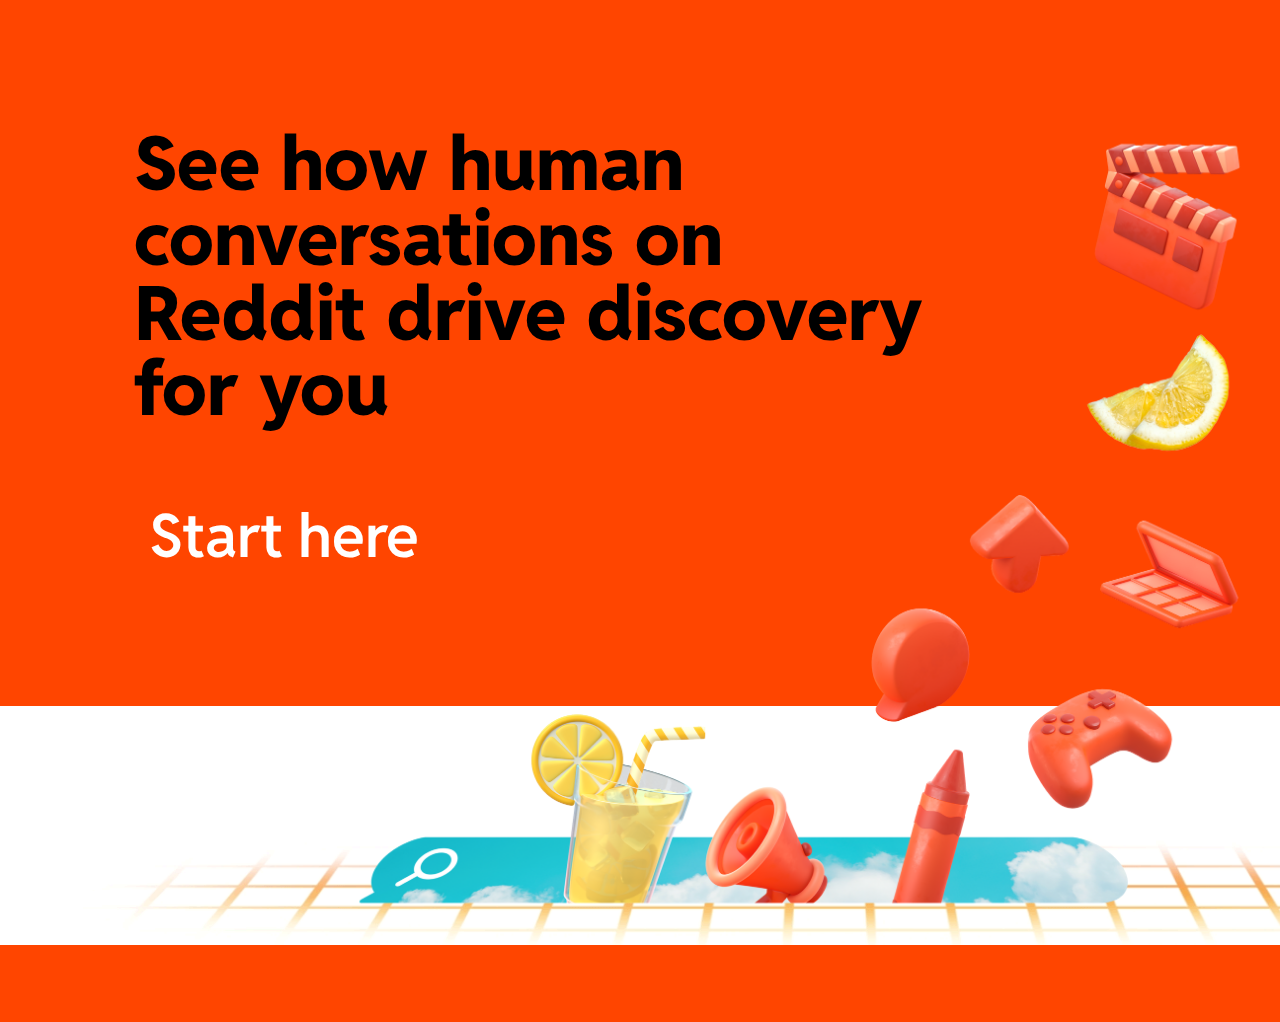
<file: index.html>
<!DOCTYPE html>
<html lang="en">
<head>
    <meta charset="UTF-8">
    <meta name="viewport" content="width=device-width, initial-scale=1.0">
    <title>Landing Page</title>
    <link rel="stylesheet" href="redditStyle.css">
    <link rel="preconnect" href="https://fonts.googleapis.com">
    <link rel="preconnect" href="https://fonts.gstatic.com" crossorigin>
    <link href="https://fonts.googleapis.com/css2?family=Reddit+Sans:ital,wght@0,200..900;1,200..900&display=swap" rel="stylesheet">
    <!-- Google tag (gtag.js) -->
<script async src="https://www.googletagmanager.com/gtag/js?id=G-94S207F93S"></script>
<script>
  window.dataLayer = window.dataLayer || [];
  function gtag(){dataLayer.push(arguments);}
  gtag('js', new Date());

  gtag('config', 'G-94S207F93S');
</script>
</head>
<body style="overflow-x: hidden; height: auto;">
    <div class="container" style="margin-top:10%;">
        <!--TEXT AND BUTTON-->
        <div style=" margin-left: 10%; display: block;">
            <!--HEADING-->
            <h1 style="width: 70%; color: rgb(0, 0, 0); font-size: 75px; line-height: 100%; font-family: Reddit Sans; font-weight: 800; margin-bottom: 10px;">
                See how human conversations on Reddit drive discovery for you
            </h1>
            <!--BUTTON-->
            <a href="Question.html"> 
                    <button class="button" style="border-radius: 85px; border: 3px rgba(217, 217, 217, 0) solid; font-family: Reddit Sans; color: #FFFFFF; cursor: pointer; font-size: 60px; line-height: 90%; font-weight: 600; padding: 1%; padding-left: 5%; padding-right: 5%; margin-left: -4%; margin-top: 5%;">Start here</button>
                </a>
        </div>
    <!--IMAGES-->

        <!--SEARCHBAR-->
        <img src="searchbar-loungewall2.png" loading="lazy" style="  position: relative; z-index: -1;max-width: 75%; margin-top: -41%; margin-left: 25%;">
        <!--GRID-->
        <div style="margin-top: -25%;">
            <img src="Orange_grid.gif" loading="lazy" style="display: inline-block; position: relative; z-index: -2; overflow: clip;max-width: 150%; margin-left: -10%;">
        </div>
    </div>
    
</body>
</html>
</file>
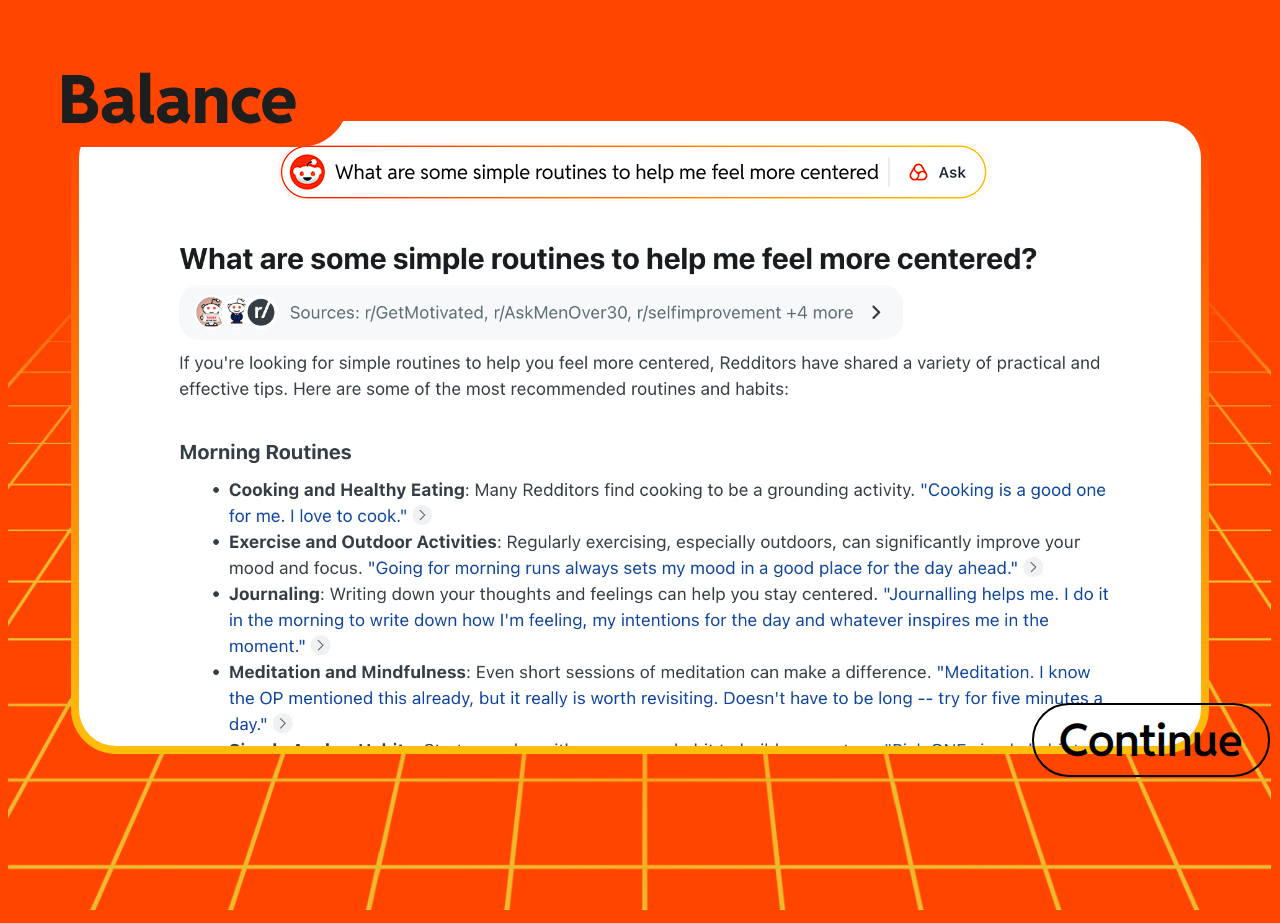
<file: Balance-Ans.html>
<!DOCTYPE html>
<html lang="en">
<head>
    <meta charset="UTF-8">
    <meta name="viewport" content="width=device-width, initial-scale=1.0">
    <title>Balance-Answer</title>
    <link rel="stylesheet" href="redditStyle.css">
    <link rel="preconnect" href="https://fonts.googleapis.com">
    <link rel="preconnect" href="https://fonts.gstatic.com" crossorigin>
    <link href="https://fonts.googleapis.com/css2?family=Reddit+Sans:ital,wght@0,200..900;1,200..900&display=swap" rel="stylesheet">
    <!-- Google tag (gtag.js) -->
<script async src="https://www.googletagmanager.com/gtag/js?id=G-94S207F93S"></script>
<script>
  window.dataLayer = window.dataLayer || [];
  function gtag(){dataLayer.push(arguments);}
  gtag('js', new Date());

  gtag('config', 'G-94S207F93S');
</script>
</head>
<body>
   <div class="container" style="margin-top: 4%;">
        <!--TEXT-->
        <div>
            <img src="Balance-Orange.svg" loading="lazy" style="max-width: 27%; position: relative; z-index: 2;">
        </div>
        <!--SCREENSHOT-->
        <div class="Border-S" style="border: 8px solid transparent; border-radius: 45px; background: linear-gradient(white,white) padding-box, linear-gradient(#FF4500,#FFBF0B) border-box; height: 625px; overflow: auto; margin-left: 5%; margin-right: 5%; margin-top: -3%;">
            <!--SEARCH-->
            <div style="display: flex; justify-content: center;">
                <img src="Balance-Search.png" style="max-width: 70%; margin-top: 2%; margin-bottom: 2%;">
            </div>
            <!--ANSWER-->
            <div class="Frame" style="display: flex; justify-content: center;">
                <img src="Frame3.png" style="max-width: 85%; position: relative; z-index: 1;">
            </div>
        </div>
        <!--BUTTON-->
            <div style="position: relative; display: block; margin-top: -5%; margin-left: 80%; flex-flow: row; justify-content: flex-end; z-index: 3;">
                <a href="CTA.html"> 
                    <button class="button2" style="border-radius: 85px; padding: 5%; padding-left: 10%; padding-right: 10%; line-height: 100%; font-size: 45px; font-weight: 600; ">Continue</button>
                </a>
            </div>
    </div>
    <!--GRID-->
    <div style="position: relative; z-index: -1; margin-top: -45%;"> 
            <img src="Layer_0.png" loading="lazy" style="display: inline-block; align-self: baseline; overflow: clip; max-width: 100%;">
    </div>
</body>
</html>
</file>
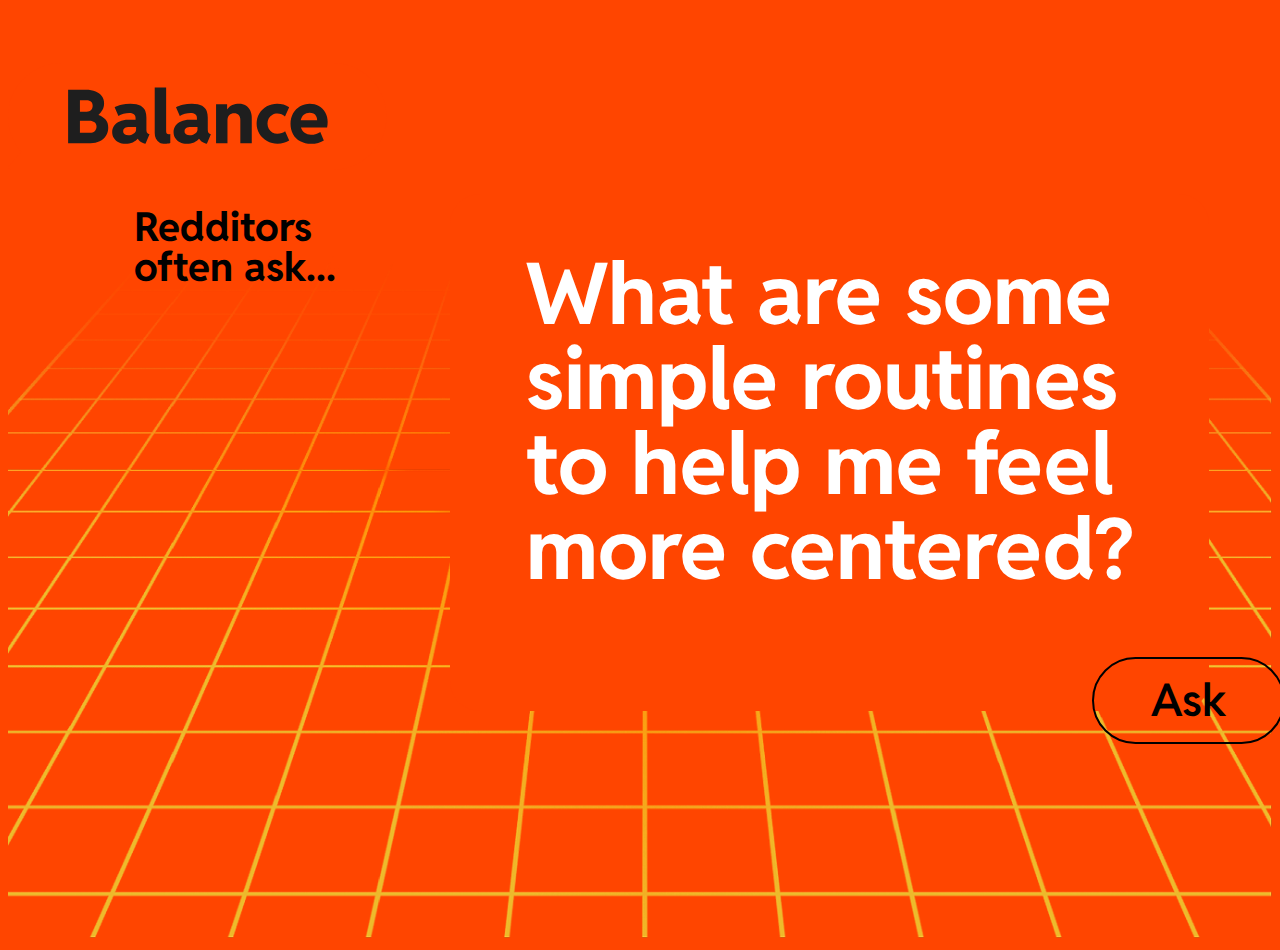
<file: Balance.html>
<!DOCTYPE html>
<html lang="en">
<head>
    <meta charset="UTF-8">
    <meta name="viewport" content="width=device-width, initial-scale=1.0">
    <title>Balance</title>
    <link rel="stylesheet" href="redditStyle.css">
    <link rel="preconnect" href="https://fonts.googleapis.com">
    <link rel="preconnect" href="https://fonts.gstatic.com" crossorigin>
    <link href="https://fonts.googleapis.com/css2?family=Reddit+Sans:ital,wght@0,200..900;1,200..900&display=swap" rel="stylesheet">
</head>
<body>
    <div class="container">
        <!--TEXT-->
        <div style="margin-top: 5%;">
            <img src="Balance-Orange.svg" loading="lazy" style="max-width: 30%;">
            <h2 style="font-family: Reddit Sans; color: #000000; font-size: 40px; font-weight: 700; line-height: 100%; margin-right: 70%; margin-left: 10%;">Redditors often ask...</h2>
        </div>

        <!--BOX AND BUTTON-->
        <div>
            <!--PROMPT BOX-->
            <div style="position: relative; display: flex; justify-content: center; align-items: center; margin-top: -10%; margin-left: 35%; background-color: #FF4500; border-radius: 30px; width: 60%; padding-bottom: 2%;">
                <h1 style="font-family: Reddit Sans; font-weight: 700; color: #FFFF; font-size: 85px; line-height: 100%; padding-left: 10%; padding-right: 7%; padding-bottom: 5%;">What are some simple routines to help me feel more centered?</h1>
            </div>
            <!--BUTTON-->
            <div style="position: relative; display: block; margin-top: -5%; margin-left: 85%; flex-flow: row; justify-content: flex-end;">
                <a href="Balance-Ans.html"> 
                    <button class="button2" style="border-radius: 85px; padding: 10%; padding-left: 30%; padding-right: 30%; line-height: 100%; font-size: 45px; font-weight: 600; ">Ask</button>
                </a>
            </div>
        </div>
   </div>
   <!--GRID-->
    <div style="position: relative; z-index: -1; margin-top: -40%;"> 
            <img src="Layer_0.png" loading="lazy" style="display: inline-block; align-self: baseline; overflow: clip; max-width: 100%;">
    </div>
</body>
</html>
</file>
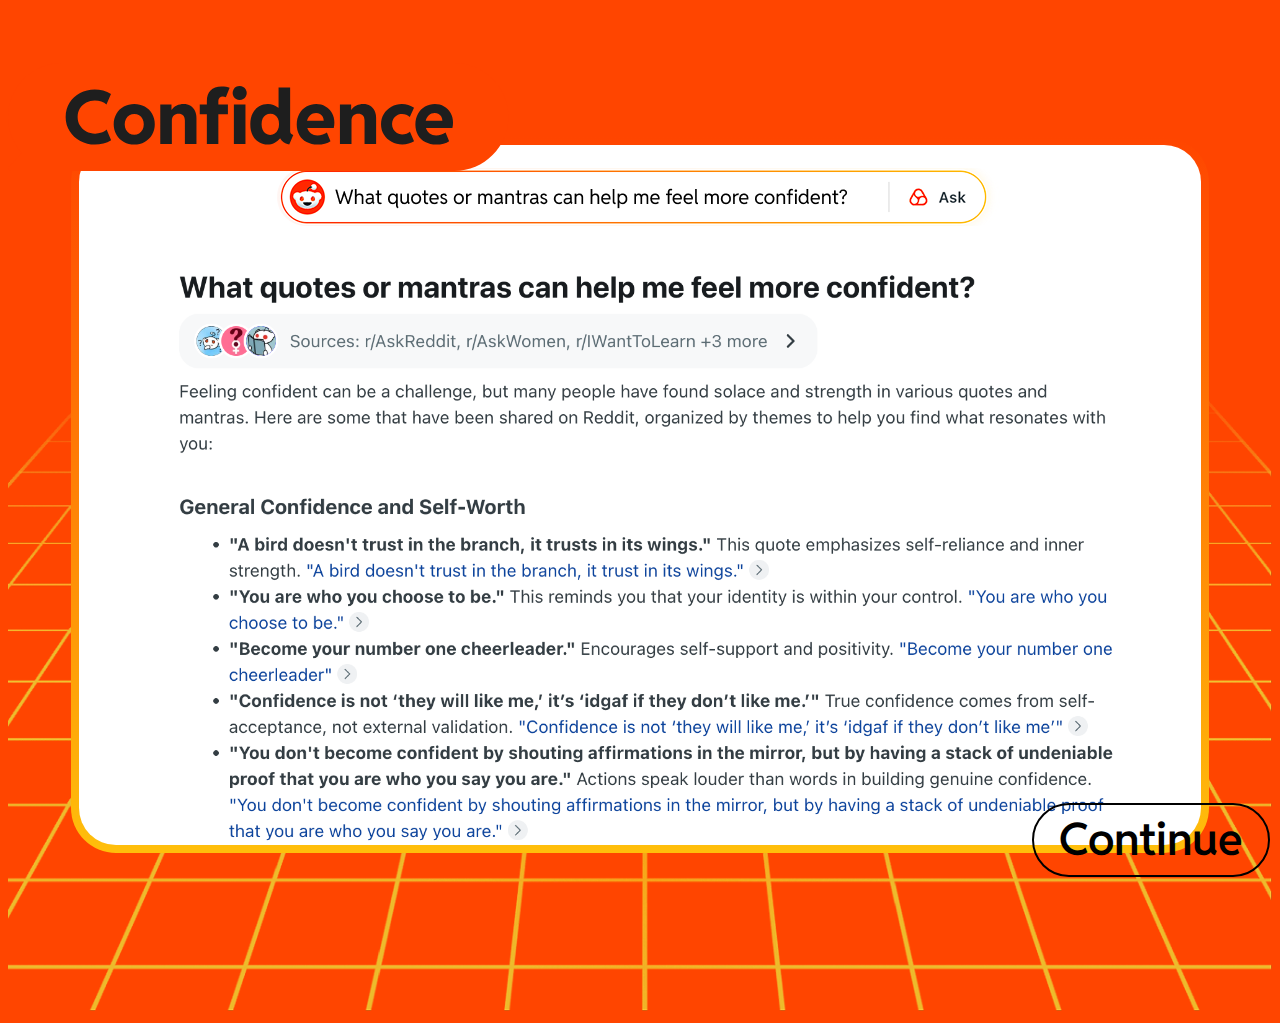
<file: Confidence-Ans.html>
<!DOCTYPE html>
<html lang="en">
<head>
    <meta charset="UTF-8">
    <meta name="viewport" content="width=device-width, initial-scale=1.0">
    <title>Confidence-Answer</title>
    <link rel="stylesheet" href="redditStyle.css">
    <link rel="preconnect" href="https://fonts.googleapis.com">
    <link rel="preconnect" href="https://fonts.gstatic.com" crossorigin>
    <link href="https://fonts.googleapis.com/css2?family=Reddit+Sans:ital,wght@0,200..900;1,200..900&display=swap" rel="stylesheet">
</head>
<body>
    <div class="container">
        <!--TEXT-->
        <div style="margin-top: 5%;">
            <img src="Confidence-Orange.svg" loading="lazy" style="max-width: 40%; position: relative; z-index: 2;">
        </div>
        <!--SCREENSHOT-->
        <div class="Border-S" style="border: 8px solid transparent; border-radius: 45px; background: linear-gradient(white,white) padding-box, linear-gradient(#FF4500,#FFBF0B) border-box; height: 700px; overflow: auto; margin-left: 5%; margin-right: 5%; margin-top: -3%;">
            <!--SEARCH-->
            <div style="display: flex; justify-content: center;">
                <img src="Confidence-Search.png" style="max-width: 70%; margin-top: 2%; margin-bottom: 2%;">
            </div>
            <!--ANSWER-->
            <div class="Frame" style="display: flex; justify-content: center;">
                <img src="Frame6.png" style="max-width: 85%; position: relative; z-index: 1;">
            </div>
        </div>
        <!--BUTTON-->
            <div style="position: relative; display: block; margin-top: -5%; margin-left: 80%; flex-flow: row; justify-content: flex-end; z-index: 3;">
                <a href="CTA.html"> 
                    <button class="button2" style="border-radius: 85px; padding: 5%; padding-left: 10%; padding-right: 10%; line-height: 100%; font-size: 45px; font-weight: 600; ">Continue</button>
                </a>
            </div>
    </div>
    <!--GRID-->
    <div style="position: relative; z-index: -1; margin-top: -45%;"> 
            <img src="Layer_0.png" loading="lazy" style="display: inline-block; align-self: baseline; overflow: clip; max-width: 100%;">
    </div>
</body>
</html>
</file>
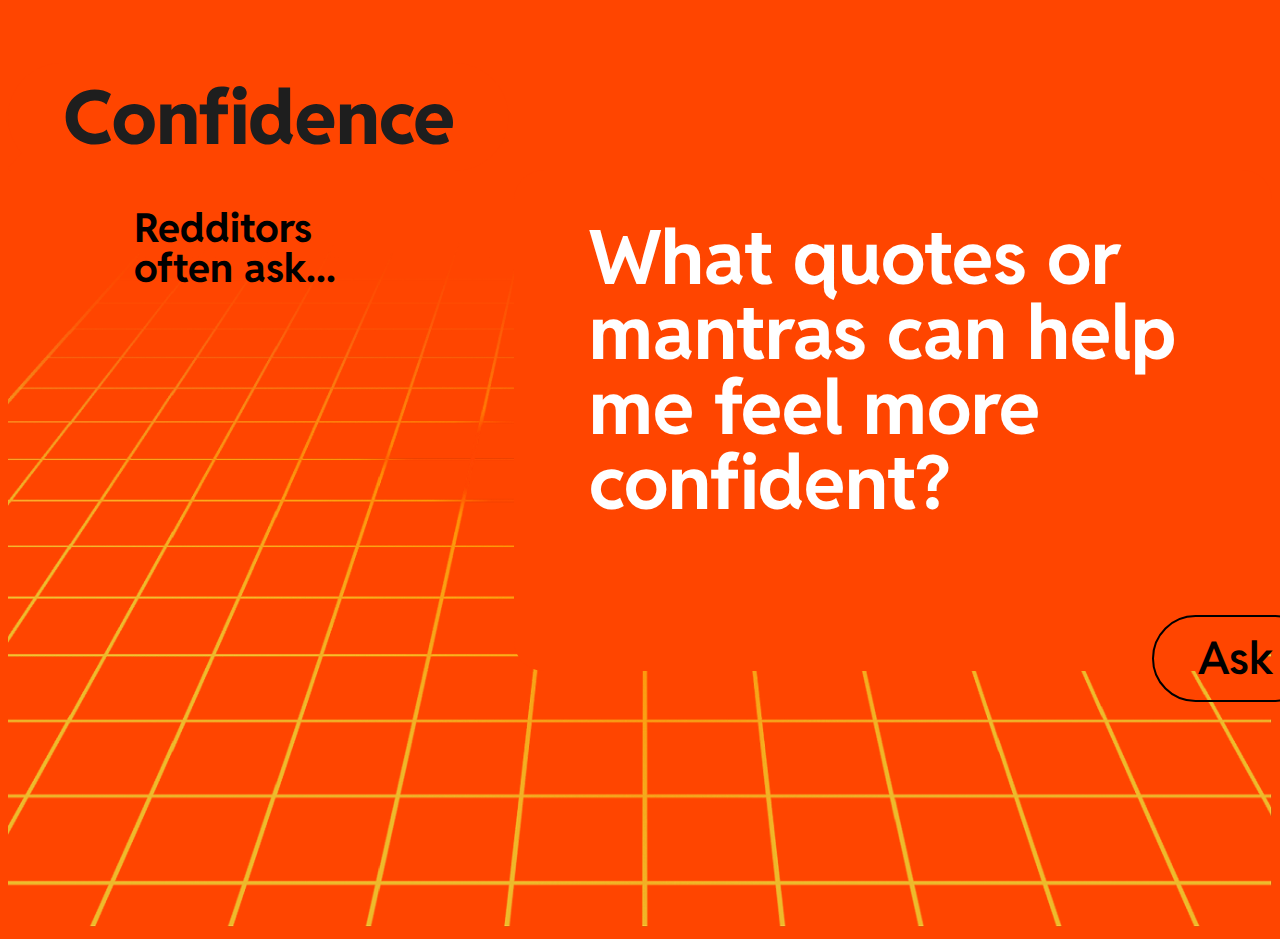
<file: Confidence.html>
<!DOCTYPE html>
<html lang="en">
<head>
    <meta charset="UTF-8">
    <meta name="viewport" content="width=device-width, initial-scale=1.0">
    <title>Confidence</title>
    <link rel="stylesheet" href="redditStyle.css">
    <link rel="preconnect" href="https://fonts.googleapis.com">
    <link rel="preconnect" href="https://fonts.gstatic.com" crossorigin>
    <link href="https://fonts.googleapis.com/css2?family=Reddit+Sans:ital,wght@0,200..900;1,200..900&display=swap" rel="stylesheet">
</head>
<body>
    <div class="container" style="height: 1vh;">
        <!--TEXT-->
        <div style="margin-top: 5%;">
            <img src="Confidence-Orange.svg" loading="lazy" style="max-width: 40%;">
            <h2 style="font-family: Reddit Sans; color: #000000; font-size: 40px; font-weight: 700; line-height: 100%; margin-right: 70%; margin-left: 10%;">Redditors often ask...</h2>
        </div>

        <!--BOX AND BUTTON-->
        <div>
            <!--PROMPT BOX-->
            <div style="position: relative; display: flex; justify-content: center; align-items: center; margin-top: -12%; margin-left: 40%; background-color: #FF4500; border-radius: 30px; width: 60%; padding-bottom: 5%;">
                <h1 style="font-family: Reddit Sans; font-weight: 700; color: #FFFF; font-size: 75px; line-height: 100%; padding-left: 10%; padding-right: 5%; padding-bottom: 5%;">What quotes or mantras can help me feel more confident?</h1>
            </div>
            <!--BUTTON-->
            <div style="position: relative; display: block; margin-left: 90%; margin-top: -5%;flex-flow: row; justify-content: flex-end;">
                <a href="Confidence-Ans.html"> 
                    <button class="button2" style="border-radius: 85px; padding: 15%; padding-left: 35%; padding-right: 35%; line-height: 100%; font-size: 45px; font-weight: 600;">Ask</button>
                </a>
            </div>
        </div>
   </div>
   <!--GRID-->
    <div style="position: relative; z-index: -1; margin-top: 13%; overflow-y: hidden;"> 
            <img src="Layer_0.png" loading="lazy" style="display: inline-block; align-self: baseline; overflow: clip; max-width: 100%;">
    </div>
          
</body>
</html>
</file>
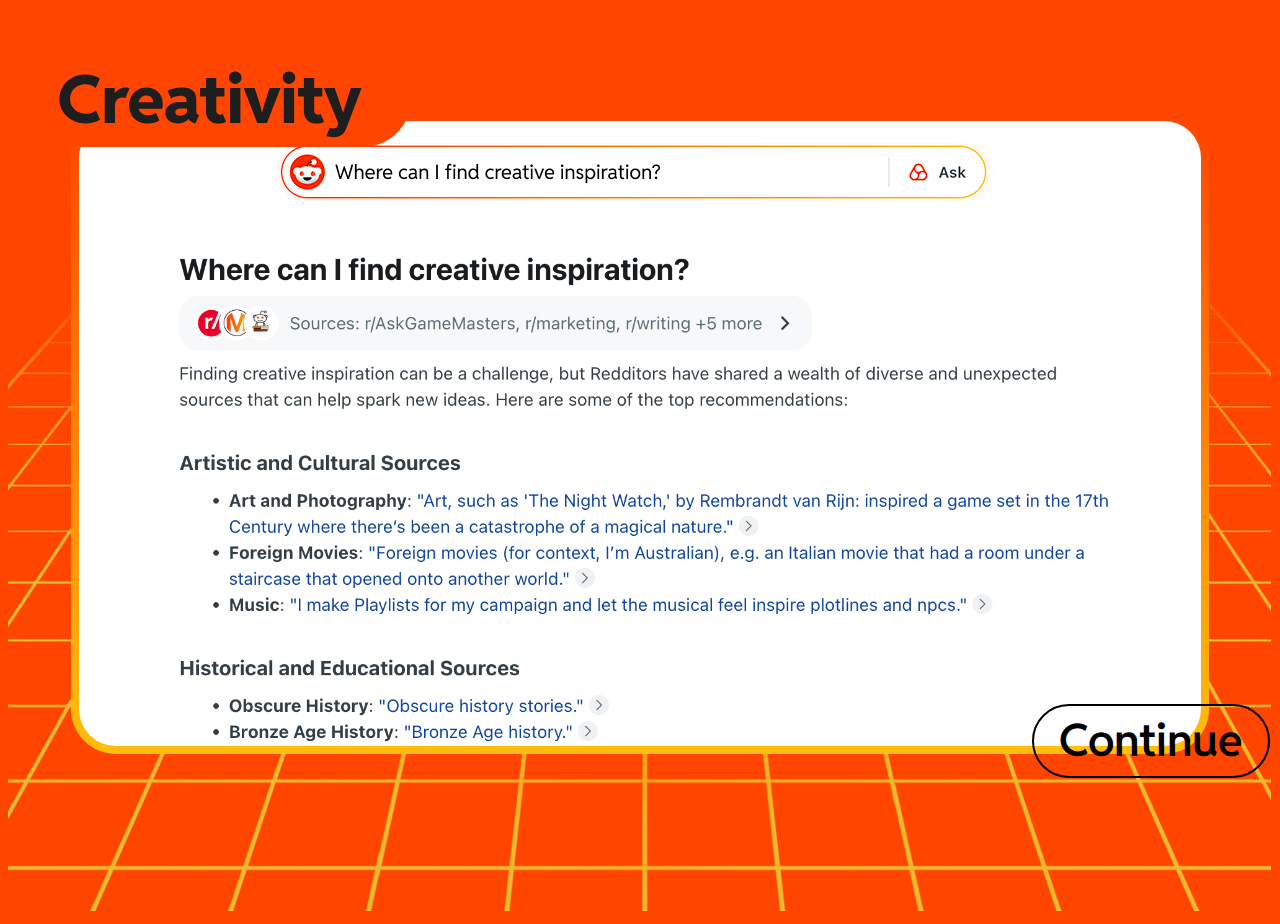
<file: Creativity-Ans.html>
<!DOCTYPE html>
<html lang="en">
<head>
    <meta charset="UTF-8">
    <meta name="viewport" content="width=device-width, initial-scale=1.0">
    <title>Creativity-Answer</title>
    <link rel="stylesheet" href="redditStyle.css">
    <link rel="preconnect" href="https://fonts.googleapis.com">
    <link rel="preconnect" href="https://fonts.gstatic.com" crossorigin>
    <link href="https://fonts.googleapis.com/css2?family=Reddit+Sans:ital,wght@0,200..900;1,200..900&display=swap" rel="stylesheet">
</head>
<body>
     <div class="container" style="margin-top: 4%;">
        <!--TEXT-->
        <div>
            <img src="Creativity-Orange.svg" loading="lazy" style="max-width: 32%; position: relative; z-index: 2;">
        </div>
        <!--SCREENSHOT-->
        <div class="Border-S" style="border: 8px solid transparent; border-radius: 45px; background: linear-gradient(white,white) padding-box, linear-gradient(#FF4500,#FFBF0B) border-box; height: 625px; overflow: auto; margin-left: 5%; margin-right: 5%; margin-top: -3%;">
            <!--SEARCH-->
            <div style="display: flex; justify-content: center;">
                <img src="Creativity-Search.png" style="max-width: 70%; margin-top: 2%; margin-bottom: 2%;">
            </div>
            <!--ANSWER-->
            <div class="Frame" style="display: flex; justify-content: center;">
                <img src="Frame4.png" style="max-width: 85%; position: relative; z-index: 1;">
            </div>
        </div>
        <!--BUTTON-->
            <div style="position: relative; display: block; margin-top: -5%; margin-left: 80%; flex-flow: row; justify-content: flex-end; z-index: 3;">
                <a href="CTA.html"> 
                    <button class="button2" style="border-radius: 85px; padding: 5%; padding-left: 10%; padding-right: 10%; line-height: 100%; font-size: 45px; font-weight: 600; ">Continue</button>
                </a>
            </div>
    </div>
    <!--GRID-->
    <div style="position: relative; z-index: -1; margin-top: -45%;"> 
            <img src="Layer_0.png" loading="lazy" style="display: inline-block; align-self: baseline; overflow: clip; max-width: 100%;">
    </div>

</body>
</html>
</file>
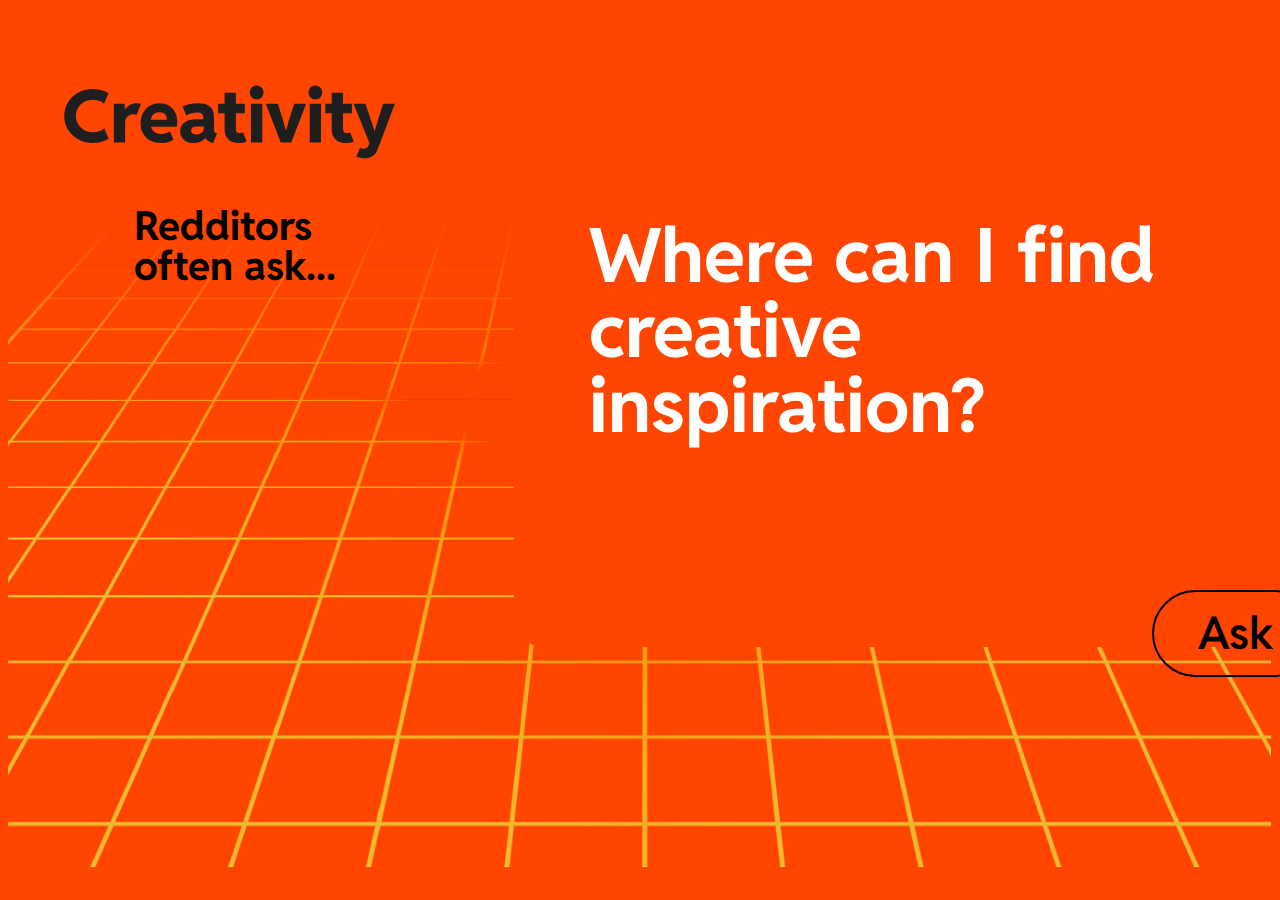
<file: Creativity.html>
<!DOCTYPE html>
<html lang="en">
<head>
    <meta charset="UTF-8">
    <meta name="viewport" content="width=device-width, initial-scale=1.0">
    <title>Creativity</title>
    <link rel="stylesheet" href="redditStyle.css">
    <link rel="preconnect" href="https://fonts.googleapis.com">
    <link rel="preconnect" href="https://fonts.gstatic.com" crossorigin>
    <link href="https://fonts.googleapis.com/css2?family=Reddit+Sans:ital,wght@0,200..900;1,200..900&display=swap" rel="stylesheet">
</head>
<body>
    <div class="container">
        <!--TEXT-->
        <div style="margin-top: 5%;">
            <img src="Creativity-Orange.svg" loading="lazy" style="max-width: 35%;">
            <h2 style="font-family: Reddit Sans; color: #000000; font-size: 40px; font-weight: 700; line-height: 100%; margin-right: 70%; margin-left: 10%;">Redditors often ask...</h2>
        </div>

        <!--BOX AND BUTTON-->
        <div>
            <!--PROMPT BOX-->
            <div style="position: relative; display: flex; justify-content: center; align-items: center; margin-top: -12%; margin-left: 40%; background-color: #FF4500; border-radius: 30px; width: 60%; padding-bottom: 5%;">
                <h1 style="font-family: Reddit Sans; font-weight: 700; color: #FFFF; font-size: 75px; line-height: 100%; padding-left: 10%; padding-right: 5%; padding-bottom: 12%;"> Where can I find creative inspiration?</h1>
            </div>
            <!--BUTTON-->
            <div style="position: relative; display: block; margin-top: -5%; margin-left: 90%; flex-flow: row; justify-content: flex-end;">
                <a href="Creativity-Ans.html"> 
                    <button class="button2" style="border-radius: 85px; padding: 15%; padding-left: 35%; padding-right: 35%; line-height: 100%; font-size: 45px; font-weight: 600; ">Ask</button>
                </a>
            </div>
        </div>
   </div>
   <!--GRID-->
    <div style="position: relative; z-index: -1; margin-top: -40%;"> 
            <img src="Layer_0.png" loading="lazy" style="display: inline-block; align-self: baseline; overflow: clip; max-width: 100%;">
    </div>
</body>
</html>
</file>
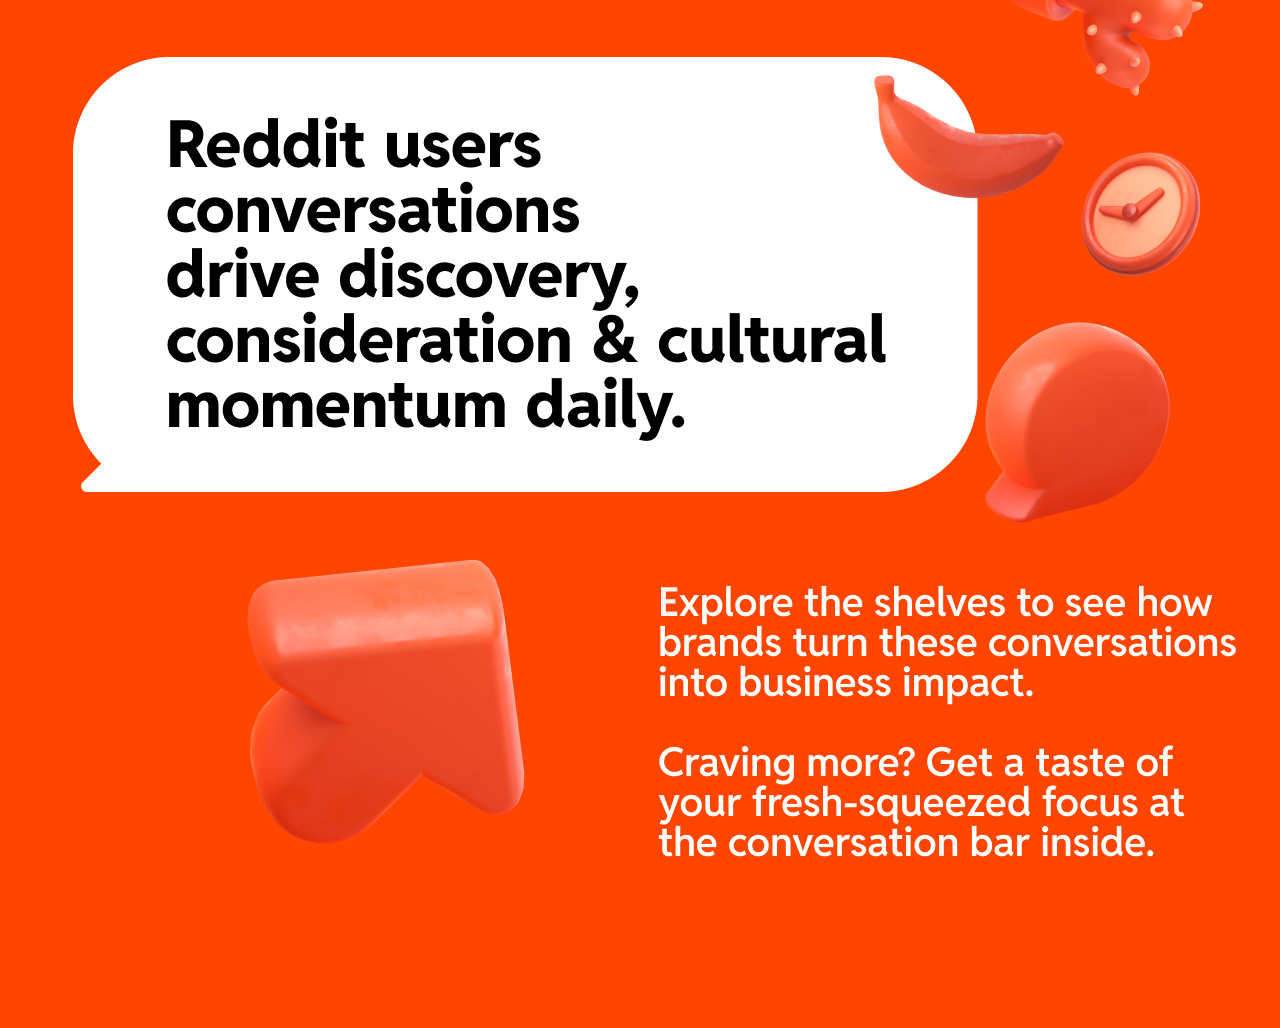
<file: CTA.html>
<!DOCTYPE html>
<html lang="en">
<head>
    <meta charset="UTF-8">
    <meta name="viewport" content="width=device-width, initial-scale=1.0">
    <title>CTA Page</title>
    <link rel="stylesheet" href="redditStyle.css">
    <link rel="preconnect" href="https://fonts.googleapis.com">
    <link rel="preconnect" href="https://fonts.gstatic.com" crossorigin>
    <link href="https://fonts.googleapis.com/css2?family=Reddit+Sans:ital,wght@0,200..900;1,200..900&display=swap" rel="stylesheet">
</head>
<body style="background-color: #FF4500; overflow-x: hidden;">
    <div class="container" style=" margin-top: -2%; ">
        <img src="End.png" loading="lazy" style="max-width: 120%; margin-right: 10%;">

    </div>
    <!--META-TAG-->
            
    <meta http-equiv="refresh" content="7; URL= index.html">
    
</body>
</html>
</file>
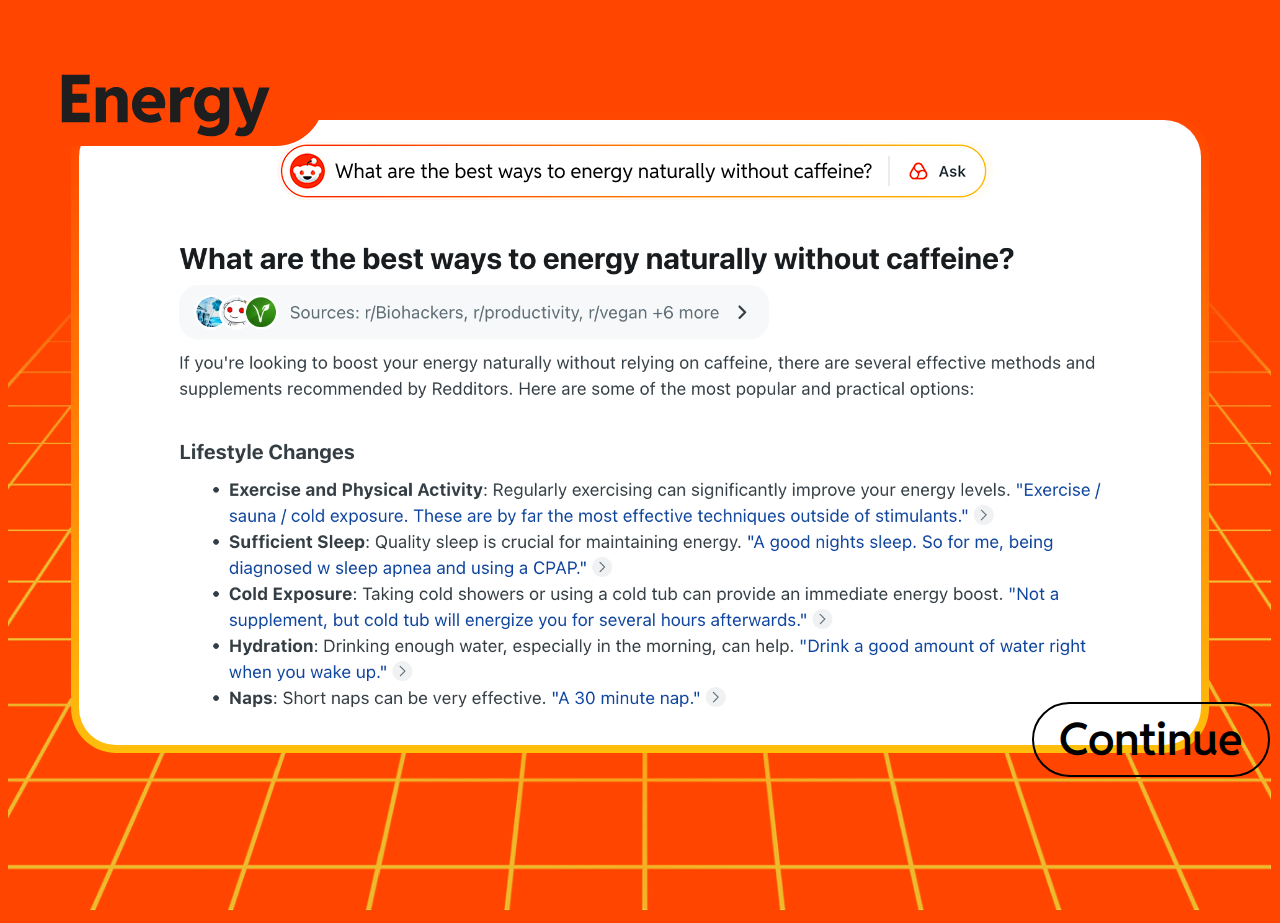
<file: Energy-Ans.html>
<!DOCTYPE html>
<html lang="en">
<head>
    <meta charset="UTF-8">
    <meta name="viewport" content="width=device-width, initial-scale=1.0">
    <title>Energy-Answer</title>
    <link rel="stylesheet" href="redditStyle.css">
    <link rel="preconnect" href="https://fonts.googleapis.com">
    <link rel="preconnect" href="https://fonts.gstatic.com" crossorigin>
    <link href="https://fonts.googleapis.com/css2?family=Reddit+Sans:ital,wght@0,200..900;1,200..900&display=swap" rel="stylesheet">
<!-- Google tag (gtag.js) -->
<script async src="https://www.googletagmanager.com/gtag/js?id=G-94S207F93S"></script>
<script>
  window.dataLayer = window.dataLayer || [];
  function gtag(){dataLayer.push(arguments);}
  gtag('js', new Date());

  gtag('config', 'G-94S207F93S');
</script>
</head>
<body>
    <div class="container" style="margin-top: 4%;">
        <!--TEXT-->
        <div>
            <img src="Energy-Orange.svg" loading="lazy" style="max-width: 25%; position: relative; z-index: 2;">
        </div>
        <!--SCREENSHOT-->
        <div class="Border-S" style="border: 8px solid transparent; border-radius: 45px; background: linear-gradient(white,white) padding-box, linear-gradient(#FF4500,#FFBF0B) border-box; height: 625px; overflow: auto; margin-left: 5%; margin-right: 5%; margin-top: -3%;">
            <!--SEARCH-->
            <div style="display: flex; justify-content: center;">
                <img src="Energy-Search.png" style="max-width: 70%; margin-top: 2%; margin-bottom: 2%;">
            </div>
            <!--ANSWER-->
            <div class="Frame" style="display: flex; justify-content: center;">
                <img src="Frame5.png" style="max-width: 85%; position: relative; z-index: 1;">
            </div>
        </div>
        <!--BUTTON-->
            <div style="position: relative; display: block; margin-top: -5%; margin-left: 80%; flex-flow: row; justify-content: flex-end; z-index: 3;">
                <a href="CTA.html"> 
                    <button class="button2" style="border-radius: 85px; padding: 5%; padding-left: 10%; padding-right: 10%; line-height: 100%; font-size: 45px; font-weight: 600; ">Continue</button>
                </a>
            </div>
    </div>
    <!--GRID-->
    <div style="position: relative; z-index: -1; margin-top: -45%;"> 
            <img src="Layer_0.png" loading="lazy" style="display: inline-block; align-self: baseline; overflow: clip; max-width: 100%;">
    </div>

</body>
</html>
</file>
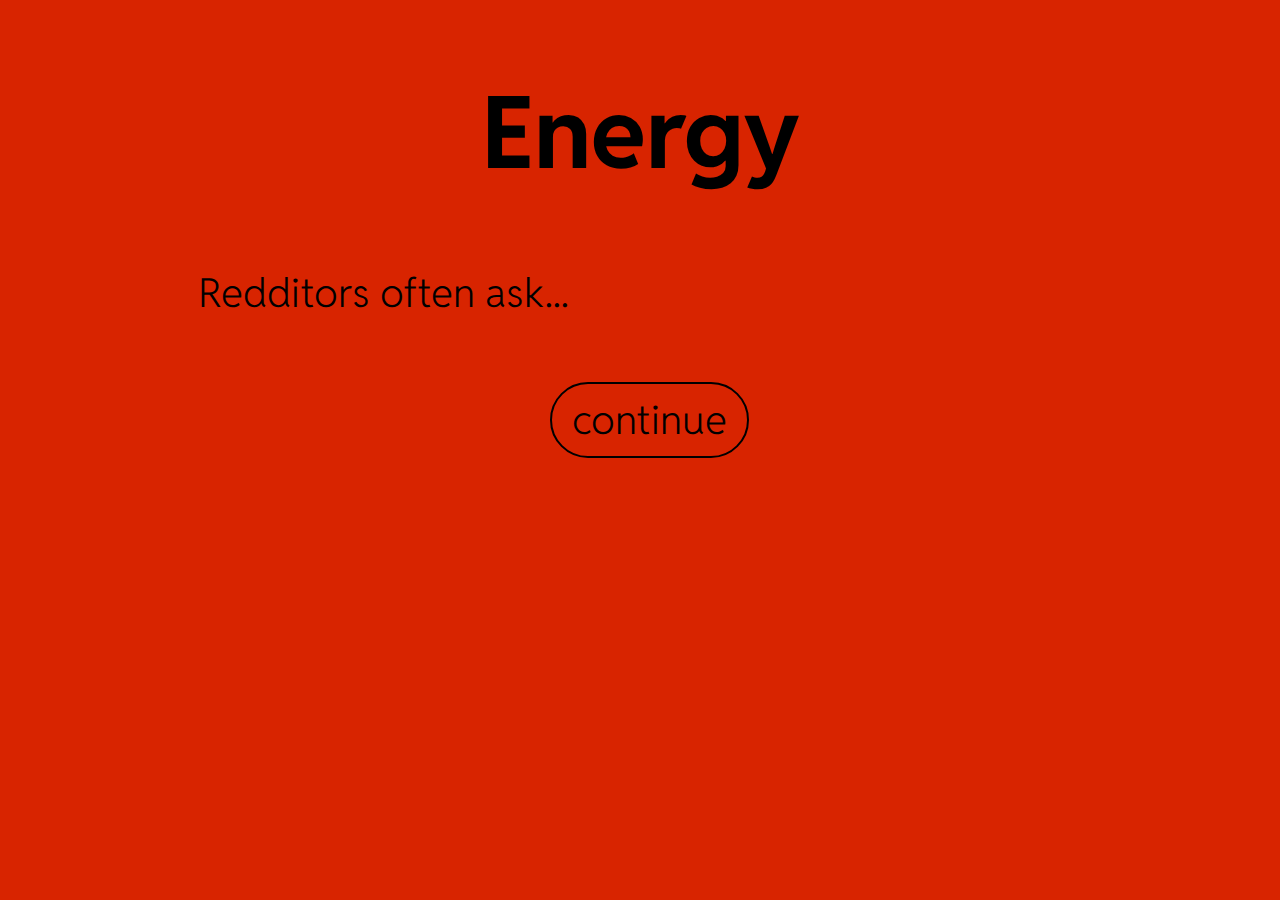
<file: Energy.html>
<!DOCTYPE html>
<html lang="en">
<head>
    <meta charset="UTF-8">
    <meta name="viewport" content="width=device-width, initial-scale=1.0">
    <title>Energy</title>
    <link rel="stylesheet" href="redditStyle.css">
    <link rel="preconnect" href="https://fonts.googleapis.com">
    <link rel="preconnect" href="https://fonts.gstatic.com" crossorigin>
    <link href="https://fonts.googleapis.com/css2?family=Reddit+Sans:ital,wght@0,200..900;1,200..900&display=swap" rel="stylesheet">
</head>
<body style="background: #D82400;">
    <div class="container">
            <div style="text-align: center; font-family: Reddit Sans; color: #000000; text-align: center; font-weight: 800;">
                <h1 style="font-size: 100px; margin-bottom:2%;">Energy</h1>
            </div>

            <div style="display: flex; margin: 0 auto; width: 70%; height: 50%;">
                <h4 style="font-size: 40px; font-family: Reddit Sans; color: #000000; text-align: center; font-weight: 300; margin-top:5%;">Redditors often ask...</h4>
            </div>

            <div class="parent">
                <a href="CTA.html"> 
                    <button class="button2">continue</button>
                </a>
            </div>
    </div>

</body>
</html>
</file>
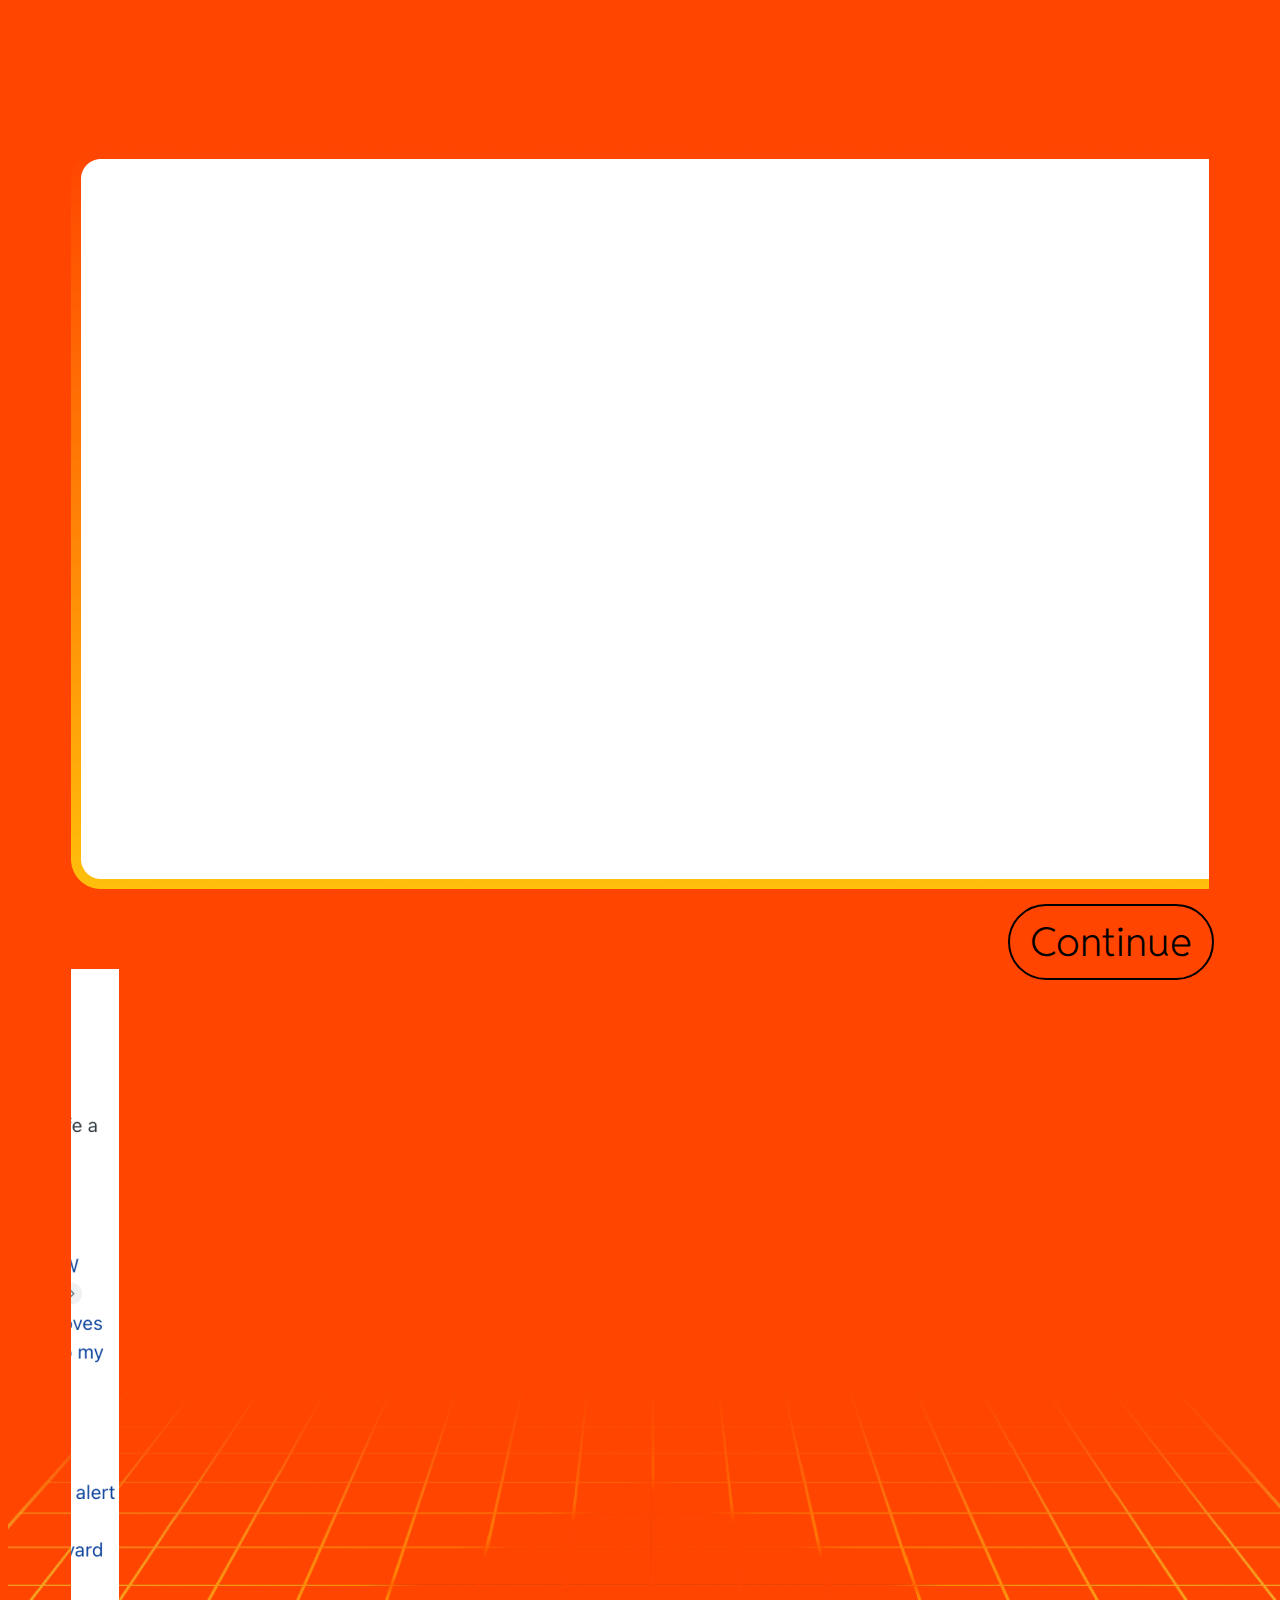
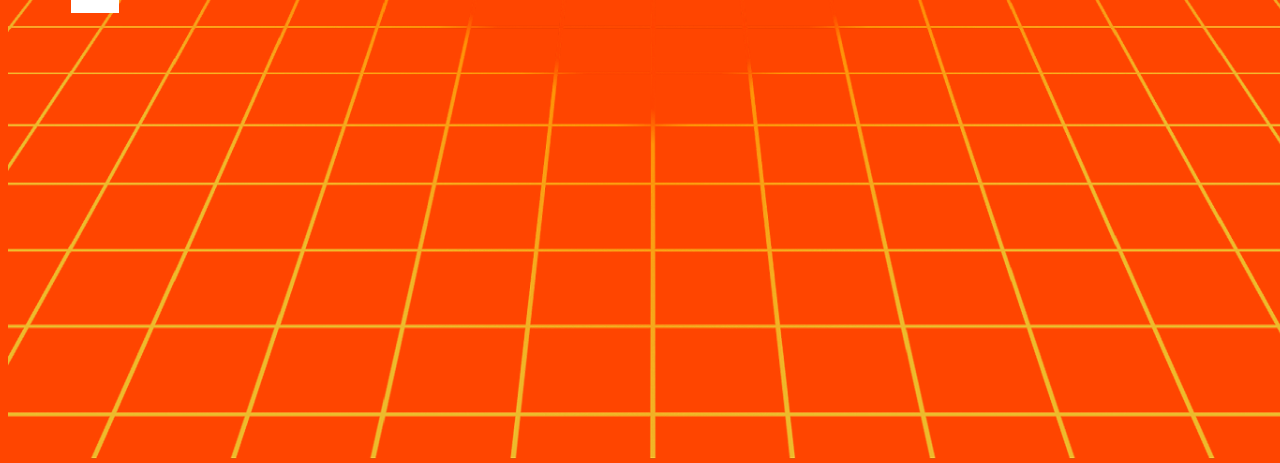
<file: Joy-Ans.html>
<!DOCTYPE html>
<html lang="en">
<head>
    <meta charset="UTF-8">
    <meta name="viewport" content="width=device-width, initial-scale=1.0">
    <title>Joy-Answer</title>
    <link rel="stylesheet" href="redditStyle.css">
    <link rel="preconnect" href="https://fonts.googleapis.com">
    <link rel="preconnect" href="https://fonts.gstatic.com" crossorigin>
    <link href="https://fonts.googleapis.com/css2?family=Reddit+Sans:ital,wght@0,200..900;1,200..900&display=swap" rel="stylesheet">
</head>
<body>
   <div class="container" style="margin: 5%; overflow: hidden;">

        <div style=" width: 17%; height: 0 auto;">
                    <?xml version="1.0" encoding="UTF-8"?>
                        
                    <svg xmlns="http://www.w3.org/2000/svg" viewBox="0 0 192 81" fill="none">
                        <path d="M150.87 0.00141638L40.63 0.00143814C18.2831 0.00143814 0 18.226 0 40.5014C0 50.834 3.93739 60.2897 10.3856 67.4637L1.03444 77.265C-0.308342 78.6729 0.691992 81 2.64151 81L150.87 81C173.217 81 191.5 62.7754 191.5 40.5C191.5 18.2246 173.217 0 150.87 0V0.00141638Z" fill="#FF4500"/>
                        <text x="25%" y="74%"> Joy</text>
                    </svg>
        </div>



            <div class="image-container" >
                <img src="Rectangle 2.png" loading="lazy">
                <div style=" position: relative; z-index: 1; margin-left: -90%;">
                    <img src="Frame 1.png" loading="lazy">
                </div> 
            </div>

                <div style="text-align: center; position: absolute; z-index: 2; right: 6%; bottom: -10%;">
                    <a href="CTA.html"> 
                        <button class="button2">Continue</button>
                    </a>
                </div>

    </div>
    <div style="position: absolute; margin-top: -25%; z-index: -4;">
        <img src="Layer_0.png" loading="lazy" style="width: 100vw;">
    </div>
</body>
</html>
</file>
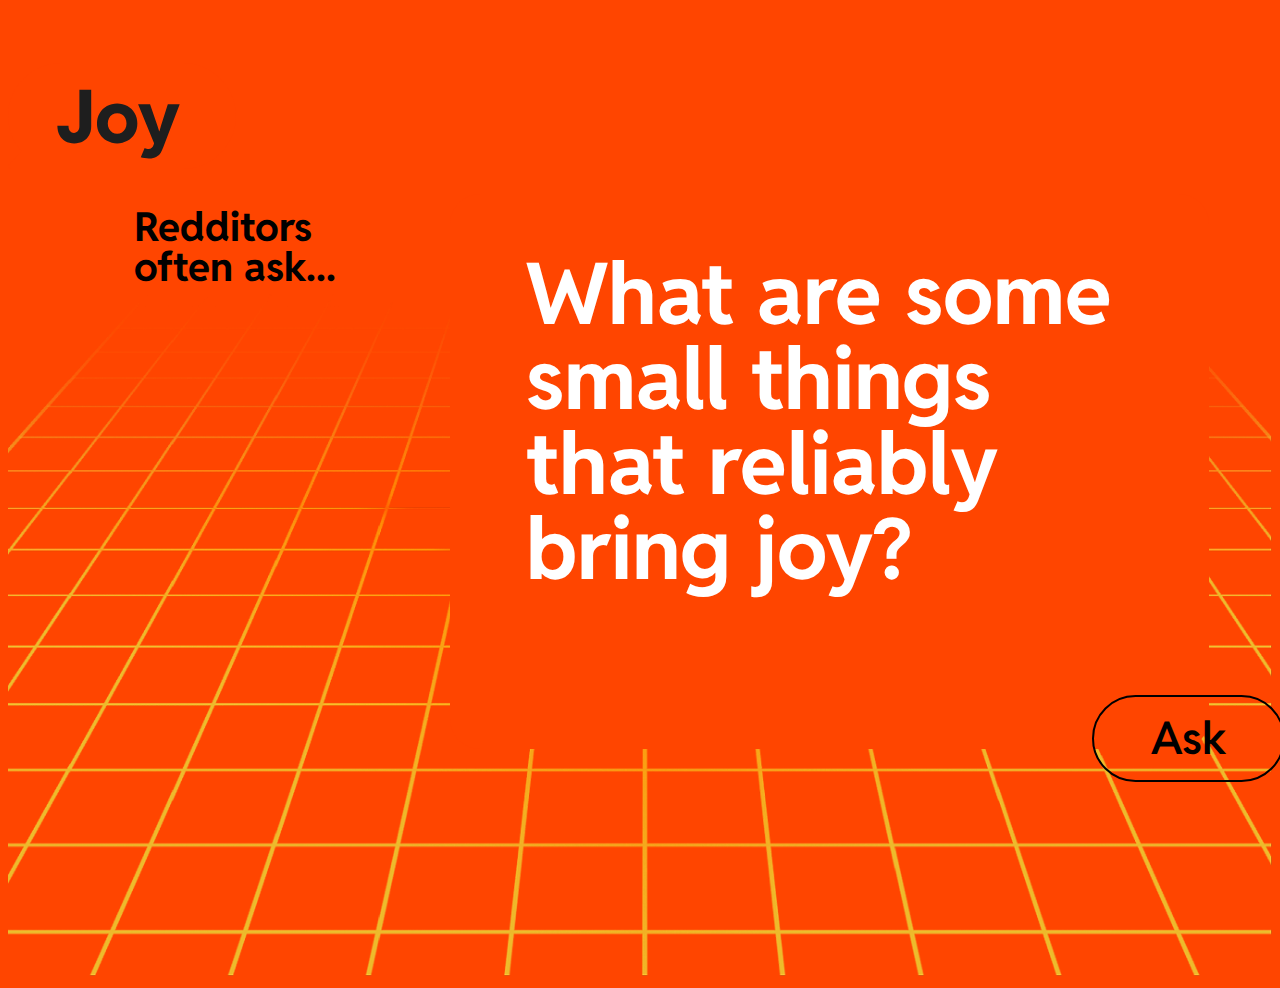
<file: Joy.html>
<!DOCTYPE html>
<html lang="en">
<head>
    <meta charset="UTF-8">
    <meta name="viewport" content="width=device-width, initial-scale=1.0">
    <title>Joy</title>
    <link rel="stylesheet" href="redditStyle.css">
    <link rel="preconnect" href="https://fonts.googleapis.com">
    <link rel="preconnect" href="https://fonts.gstatic.com" crossorigin>
    <link href="https://fonts.googleapis.com/css2?family=Reddit+Sans:ital,wght@0,200..900;1,200..900&display=swap" rel="stylesheet">
</head>
<body>
   <div class="container">
        <!--TEXT-->
        <div style="margin-top: 5%;">
            <img src="Joy-Orange.svg" loading="lazy" style="max-width: 18%;">
            <h2 style="font-family: Reddit Sans; color: #000000; font-size: 40px; font-weight: 700; line-height: 100%; margin-right: 70%; margin-left: 10%;">Redditors often ask...</h2>
        </div>

        <!--BOX AND BUTTON-->
        <div>
            <!--PROMPT BOX-->
            <div style="position: relative; display: flex; justify-content: center; align-items: center; margin-top: -10%; margin-left: 35%; background-color: #FF4500; border-radius: 30px; width: 60%; padding-bottom: 5%;">
                <h1 style="font-family: Reddit Sans; font-weight: 700; color: #FFFF; font-size: 85px; line-height: 100%; padding-left: 10%; padding-right: 5%; padding-bottom: 5%;"> What are some small things that reliably bring joy?</h1>
            </div>
            <!--BUTTON-->
            <div style="position: relative; display: block; margin-top: -5%; margin-left: 85%; flex-flow: row; justify-content: flex-end;">
                <a href="Joy-Ans.html"> 
                    <button class="button2" style="border-radius: 85px; padding: 10%; padding-left: 30%; padding-right: 30%; line-height: 100%; font-size: 45px; font-weight: 600; ">Ask</button>
                </a>
            </div>
        </div>
   </div>
   <!--GRID-->
    <div style="position: relative; z-index: -1; margin-top: -40%;"> 
            <img src="Layer_0.png" loading="lazy" style="display: inline-block; align-self: baseline; overflow: clip; max-width: 100%;">
    </div>
</body>
</html>
</file>
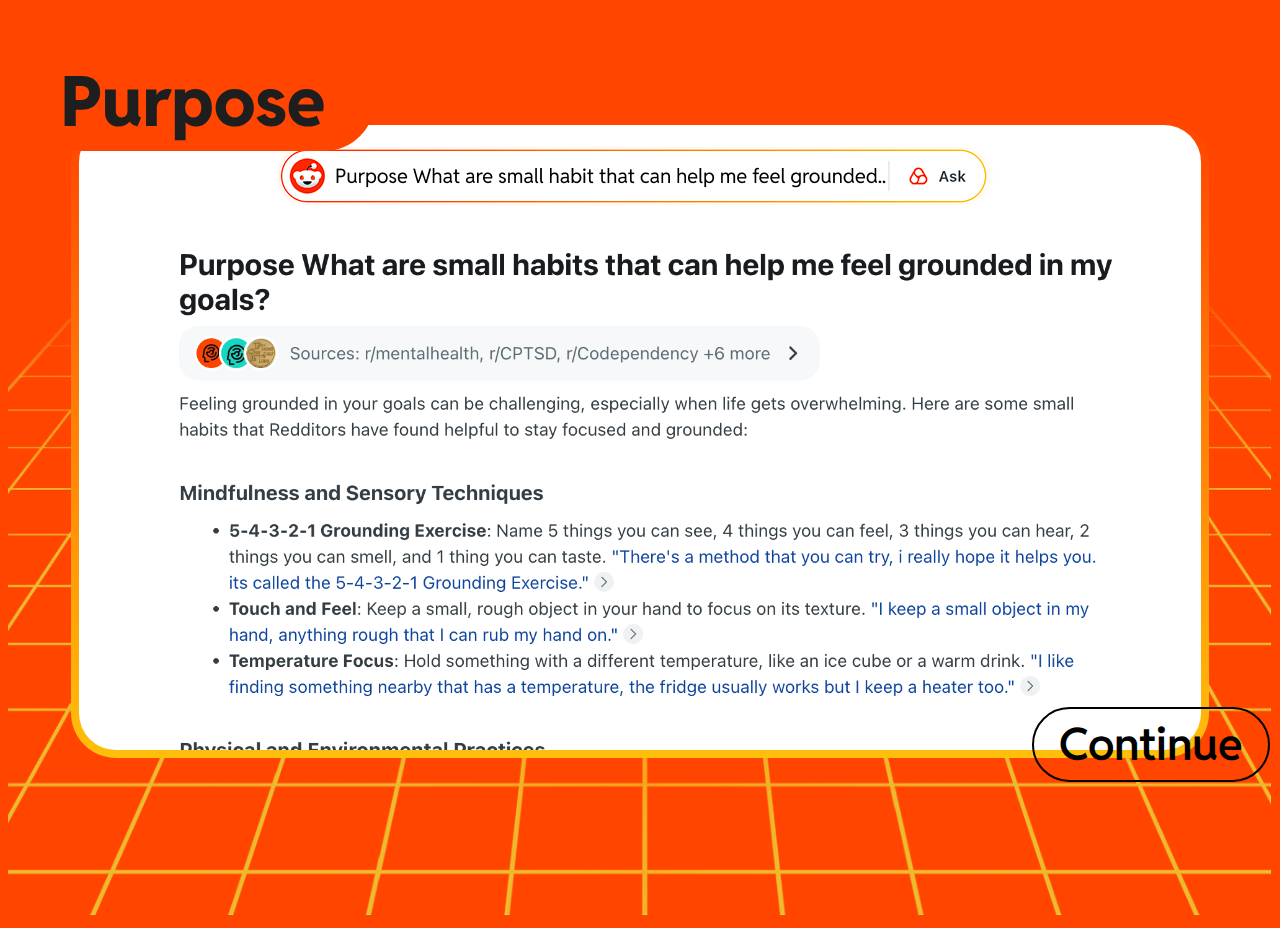
<file: Purpose-Ans.html>
<!DOCTYPE html>
<html lang="en">
<head>
    <meta charset="UTF-8">
    <meta name="viewport" content="width=device-width, initial-scale=1.0">
    <title>Purpose-Answer</title>
    <link rel="stylesheet" href="redditStyle.css">
    <link rel="preconnect" href="https://fonts.googleapis.com">
    <link rel="preconnect" href="https://fonts.gstatic.com" crossorigin>
    <link href="https://fonts.googleapis.com/css2?family=Reddit+Sans:ital,wght@0,200..900;1,200..900&display=swap" rel="stylesheet">
<!-- Google tag (gtag.js) -->
<script async src="https://www.googletagmanager.com/gtag/js?id=G-94S207F93S"></script>
<script>
  window.dataLayer = window.dataLayer || [];
  function gtag(){dataLayer.push(arguments);}
  gtag('js', new Date());

  gtag('config', 'G-94S207F93S');
</script>
</head>
<body>
   <div class="container" style="margin-top: 4%;">
        <!--TEXT-->
        <div>
            <img src="Purpose-Orange.svg" loading="lazy" style="max-width: 29%; position: relative; z-index: 2;">
        </div>
        <!--SCREENSHOT-->
        <div class="Border-S" style="border: 8px solid transparent; border-radius: 45px; background: linear-gradient(white,white) padding-box, linear-gradient(#FF4500,#FFBF0B) border-box; height: 625px; overflow: auto; margin-left: 5%; margin-right: 5%; margin-top: -3%;">
            <!--SEARCH-->
            <div style="display: flex; justify-content: center;">
                <img src="Purpose-Search.png" style="max-width: 70%; margin-top: 2%; margin-bottom: 2%;">
            </div>
            <!--ANSWER-->
            <div class="Frame" style="display: flex; justify-content: center;">
                <img src="Frame2.png" style="max-width: 85%; position: relative; z-index: 1;">
            </div>
        </div>
        <!--BUTTON-->
            <div style="position: relative; display: block; margin-top: -5%; margin-left: 80%; flex-flow: row; justify-content: flex-end; z-index: 3;">
                <a href="CTA.html"> 
                    <button class="button2" style="border-radius: 85px; padding: 5%; padding-left: 10%; padding-right: 10%; line-height: 100%; font-size: 45px; font-weight: 600; ">Continue</button>
                </a>
            </div>
    </div>
    <!--GRID-->
    <div style="position: relative; z-index: -1; margin-top: -45%;"> 
            <img src="Layer_0.png" loading="lazy" style="display: inline-block; align-self: baseline; overflow: clip; max-width: 100%;">
    </div>
</body>
</html>
</file>
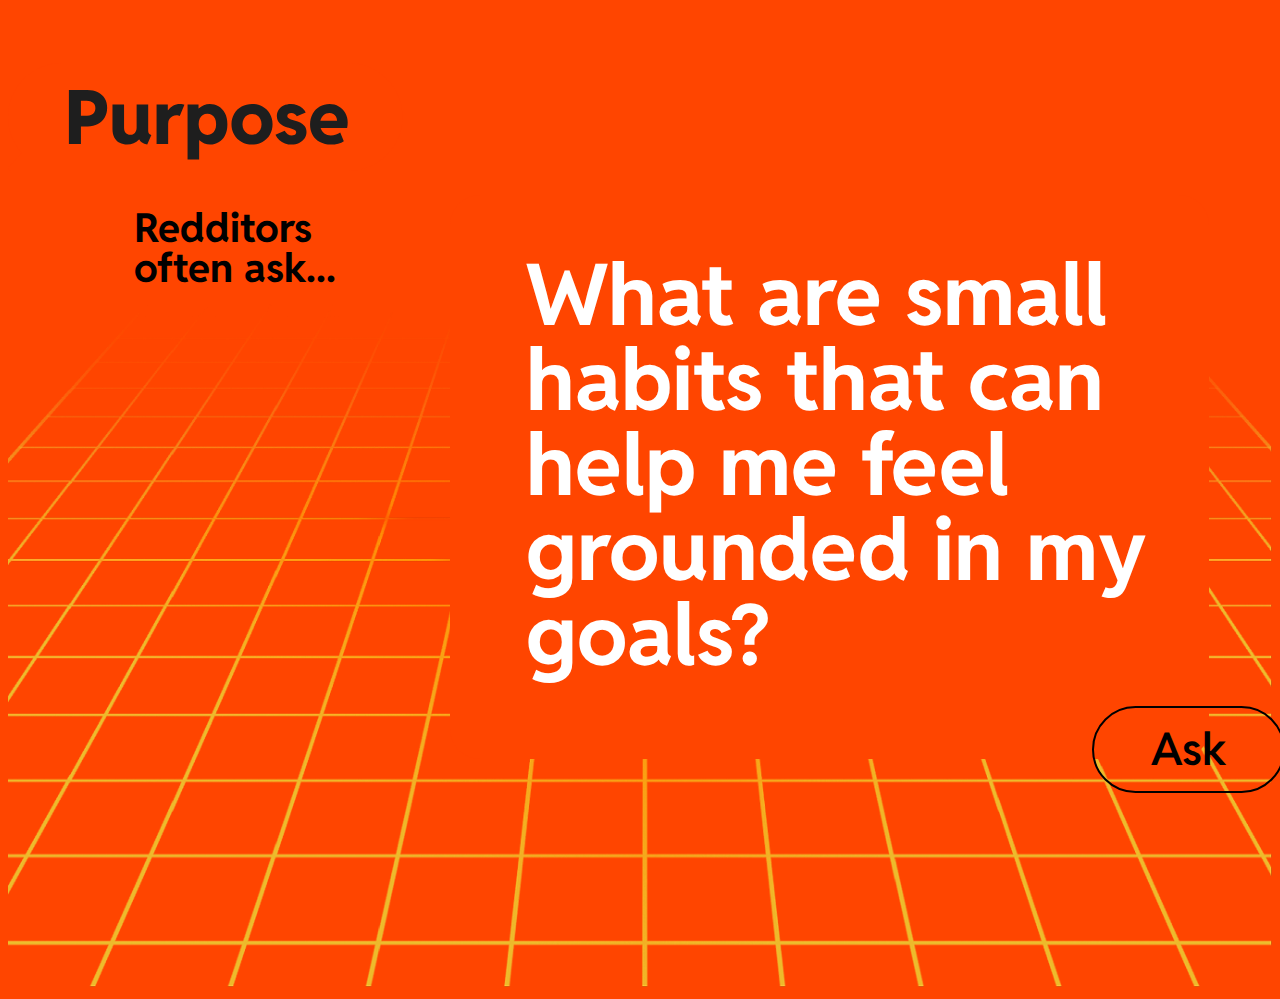
<file: Purpose.html>
<!DOCTYPE html>
<html lang="en">
<head>
    <meta charset="UTF-8">
    <meta name="viewport" content="width=1024px, initial-scale=1.0">
    <title>Purpose</title>
    <link rel="stylesheet" href="redditStyle.css">
    <link rel="preconnect" href="https://fonts.googleapis.com">
    <link rel="preconnect" href="https://fonts.gstatic.com" crossorigin>
    <link href="https://fonts.googleapis.com/css2?family=Reddit+Sans:ital,wght@0,200..900;1,200..900&display=swap" rel="stylesheet">
</head>
<body>
    <div class="container">
        <!--TEXT-->
        <div style="margin-top: 5%;">
            <img src="Purpose-Orange.svg" loading="lazy" style="max-width: 32%;">
            <h2 style="font-family: Reddit Sans; color: #000000; font-size: 40px; font-weight: 700; line-height: 100%; margin-right: 70%; margin-left: 10%;">Redditors often ask...</h2>
        </div>

        <!--BOX AND BUTTON-->
        <div>
            <!--PROMPT BOX-->
            <div style="position: relative; display: flex; justify-content: center; align-items: center; margin-top: -10%; margin-left: 35%; background-color: #FF4500; border-radius: 30px; width: 60%; padding-bottom: 2%;">
                <h1 style="font-family: Reddit Sans; font-weight: 700; color: #FFFF; font-size: 85px; line-height: 100%; padding-left: 10%; padding-right: 5%;"> What are small habits that can help me feel grounded in my goals?</h1>
            </div>
            <!--BUTTON-->
            <div style="position: relative; display: block; margin-top: -5%; margin-left: 85%; flex-flow: row; justify-content: flex-end;">
                <a href="Purpose-Ans.html"> 
                    <button class="button2" style="border-radius: 85px; padding: 10%; padding-left: 30%; padding-right: 30%; line-height: 100%; font-size: 45px; font-weight: 600; ">Ask</button>
                </a>
            </div>
        </div>
   </div>
   <!--GRID-->
    <div style="position: relative; z-index: -1; margin-top: -40%;"> 
            <img src="Layer_0.png" loading="lazy" style="display: inline-block; align-self: baseline; overflow: clip; max-width: 100%;">
    </div>

</body>
</html>
</file>
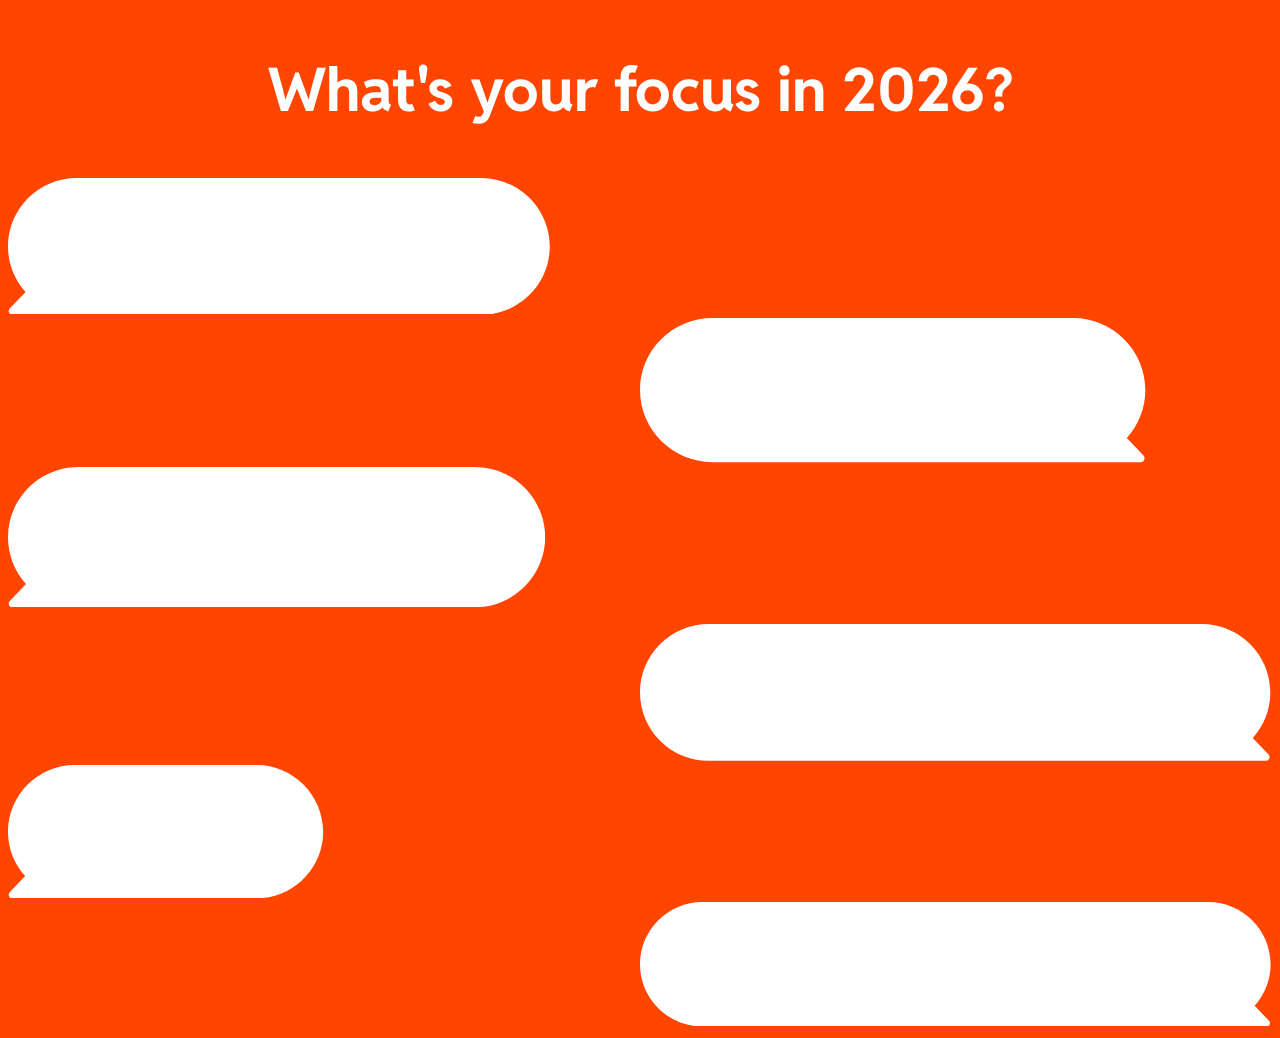
<file: Question.html>
<!DOCTYPE html>
<html lang="en">
<head>
    <meta charset="UTF-8">
    <meta name="viewport" content="width=device-width, initial-scale=1.0">
    <title>Question Page</title>
    <link rel="stylesheet" href="redditStyle.css">
    <link rel="preconnect" href="https://fonts.googleapis.com">
    <link rel="preconnect" href="https://fonts.gstatic.com" crossorigin>
    <link href="https://fonts.googleapis.com/css2?family=Reddit+Sans:ital,wght@0,200..900;1,200..900&display=swap" rel="stylesheet">
</head>
<body style="background-color:#FF4500;"> 
        <div style="color: #FFF; text-align: center; font-family: Reddit Sans; font-size: 40px;  font-weight: 500;">
            <h2>What's your focus in 2026?</h2>
        </div>

        <!--QUESIONS-->
        <!--GRID-->
        <!--
        <div style="display: grid; grid-template-columns: repeat(2, auto);  background-color: blue; ">
           
            <div class ="left">
               <a href="Purpose.html" style="position:relative;">
                    <div style="animation-name: slide-Left; animation-duration: 1.75s; width: 50%; height: 0 auto;">
                        <?xml version="1.0" encoding="UTF-8"?>
                        
                        <svg xmlns="http://www.w3.org/2000/svg" viewBox="0 0 374 81" fill="none">
                        <path d="M150.87 0.00140381L40.63 0.00142557C18.2831 0.00142557 0 18.226 0 40.5014C0 50.8339 3.93739 60.2897 10.3856 67.4637L1.03444 77.265C-0.308342 78.6729 0.691992 81 2.64151 81L280 81C302.347 81 320.63 62.7754 320.63 40.5C320.63 18.2246 302.347 0 280 0L150.87 0.00140381Z" fill="white"/>
                        <text x="10%" y="72%">Purpose</text>
                        </svg>
                    </div>
            </a>
            </div>
            <div></div>
            <div></div>
            <div class="right">
                <a href="Energy.html" >
                <div style="animation-name: slide-Right; animation-duration: 2.5s; width: 35%; height: 0 auto; ">

                    <svg xmlns="http://www.w3.org/2000/svg" viewBox="0 0 284 81" fill="none">
                    <path d="M40.63 0.0014534H243.256C265.602 0.0014534 283.886 18.226 283.886 40.5015C283.886 50.834 279.948 60.2897 273.5 67.4637L282.851 77.265C284.194 78.6729 283.194 81 281.244 81L40.63 81C18.2831 81 0 62.7754 0 40.5C0 18.2246 18.2831 0 40.63 0V0.0014534Z" fill="white"/>
                    <text x="15%" y="74%">Energy</text>
                    </svg>
                </div>
            </a>
            </div>
            <div class="left">
                <a href="Balance.html" >
                    <div style="width: 40%; height: auto; animation-name: slide-Left; animation-duration: 3s;">
                            <svg xmlns="http://www.w3.org/2000/svg" viewBox="0 0 310 81" fill="none">
                            <path d="M150.87 0.00140381L40.63 0.00142557C18.2831 0.00142557 0 18.226 0 40.5014C0 50.8339 3.93739 60.2897 10.3856 67.4637L1.03444 77.265C-0.308342 78.6729 0.691992 81 2.64151 81L269.37 81C291.717 81 310 62.7754 310 40.5C310 18.2246 291.717 0 269.37 0L150.87 0.00140381Z" fill="white"/>
                            <text x="12%" y="74%">Balance</text>
                            </svg>
                    </div>
                </a>
            </div>
            <div></div>
            <div></div>
            <div class="right">
                <a href="Creativity.html" >
                    <div style="width: 47%; height: auto; animation-name: slide-Right; animation-duration: 4s; ">
                            <svg xmlns="http://www.w3.org/2000/svg" viewBox="0 0 374 81" fill="none">
                            <path d="M40.63 0.0014534H332.385C354.732 0.0014534 373.015 18.226 373.015 40.5015C373.015 50.834 369.077 60.2897 362.629 67.4637L371.98 77.265C373.323 78.6729 372.323 81 370.373 81L40.63 81C18.2831 81 0 62.7754 0 40.5C0 18.2246 18.2831 0 40.63 0V0.0014534Z" fill="white"/>
                            <text x="12%" y="75%">Creativity</text>
                            </svg>
                    </div>
                </a>
            </div>
            <div class="left">
                <a href="Joy.html">
                <div style="animation-name: slide-Left; animation-duration: 3.75s; right:0; width: 24%; height: auto;">
                    <svg xmlns="http://www.w3.org/2000/svg" viewBox="0 0 192 81" fill="none">
                    <path d="M150.87 0.00141638L40.63 0.00143814C18.2831 0.00143814 0 18.226 0 40.5014C0 50.834 3.93739 60.2897 10.3856 67.4637L1.03444 77.265C-0.308342 78.6729 0.691992 81 2.64151 81L150.87 81C173.217 81 191.5 62.7754 191.5 40.5C191.5 18.2246 173.217 0 150.87 0V0.00141638Z" fill="white"/>
                    <text x="20%" y="74%"> Joy</text>
                    </svg>
                </div>
            </a>
            </div>
            <div></div>
            <div></div>
            <div class="right">
                <a href="Confidence.html">
                <div style="animation-name: slide-Right; animation-duration: 5s; width: 50%; height: auto;">
                    <svg xmlns="http://www.w3.org/2000/svg"  viewBox="0 0 411 81" fill="none">
                    <path d="M31.7601 0.0014534H369.5C391.847 0.0014534 410.13 18.226 410.13 40.5015C410.13 50.834 406.193 60.2897 399.744 67.4637L409.096 77.265C410.438 78.6729 409.438 81 407.489 81L40.63 81C18.2831 81 0 62.7754 0 40.5C0 18.2246 18.2831 0 40.63 0L31.7601 0.0014534Z" fill="white"/>
                    <text x="10%" y="74%">Confidence</text>
                    </svg>
                </div>
            </a>

            </div>
        </div>-->


        <div style="display: grid; grid-template-columns: repeat(2, auto); ">
            <div class="left">
                    <a href="Purpose.html" style="position:relative;">
                    <div style="animation-name: slide-Left; animation-duration: 1.75s;  height: 0 auto;">
                        <?xml version="1.0" encoding="UTF-8"?>
                        
                        <svg xmlns="http://www.w3.org/2000/svg" viewBox="0 0 374 81" fill="none">
                        <path d="M150.87 0.00140381L40.63 0.00142557C18.2831 0.00142557 0 18.226 0 40.5014C0 50.8339 3.93739 60.2897 10.3856 67.4637L1.03444 77.265C-0.308342 78.6729 0.691992 81 2.64151 81L280 81C302.347 81 320.63 62.7754 320.63 40.5C320.63 18.2246 302.347 0 280 0L150.87 0.00140381Z" fill="white"/>
                        <text x="10%" y="72%">Purpose</text>
                        </svg>
                    </div>
                    </a>
            </div>
            <div></div>
            <div></div>

            <div class="right" style="margin-left: 0;">
                <a href="Energy.html">
                <div style="animation-name: slide-Right; animation-duration: 2.5s; width: 80%; height: 0 auto; ">

                    <svg xmlns="http://www.w3.org/2000/svg" viewBox="0 0 284 81" fill="none">
                    <path d="M40.63 0.0014534H243.256C265.602 0.0014534 283.886 18.226 283.886 40.5015C283.886 50.834 279.948 60.2897 273.5 67.4637L282.851 77.265C284.194 78.6729 283.194 81 281.244 81L40.63 81C18.2831 81 0 62.7754 0 40.5C0 18.2246 18.2831 0 40.63 0V0.0014534Z" fill="white"/>
                    <text x="15%" y="74%">Energy</text>
                    </svg>
                </div>
            </a>
            </div>
            <div class="left"> 
                <a href="Balance.html" >
                    <div style="width: 85%; height: auto; animation-name: slide-Left; animation-duration: 3s;">
                            <svg xmlns="http://www.w3.org/2000/svg" viewBox="0 0 310 81" fill="none">
                            <path d="M150.87 0.00140381L40.63 0.00142557C18.2831 0.00142557 0 18.226 0 40.5014C0 50.8339 3.93739 60.2897 10.3856 67.4637L1.03444 77.265C-0.308342 78.6729 0.691992 81 2.64151 81L269.37 81C291.717 81 310 62.7754 310 40.5C310 18.2246 291.717 0 269.37 0L150.87 0.00140381Z" fill="white"/>
                            <text x="12%" y="74%">Balance</text>
                            </svg>
                    </div>
                </a>
            </div>
            <div></div>
            <div></div>
            <div class="right">
                <a href="Creativity.html" >
                    <div style=" height: auto; animation-name: slide-Right; animation-duration: 4s; margin-top: 2%;">
                            <svg xmlns="http://www.w3.org/2000/svg" viewBox="0 0 374 81" fill="none">
                            <path d="M40.63 0.0014534H332.385C354.732 0.0014534 373.015 18.226 373.015 40.5015C373.015 50.834 369.077 60.2897 362.629 67.4637L371.98 77.265C373.323 78.6729 372.323 81 370.373 81L40.63 81C18.2831 81 0 62.7754 0 40.5C0 18.2246 18.2831 0 40.63 0V0.0014534Z" fill="white"/>
                            <text x="12%" y="75%">Creativity</text>
                            </svg>
                    </div>
                </a>
            </div>
            <div class="left">
                <a href="Joy.html">
                <div style=" width: 50%;animation-name: slide-Left; animation-duration: 3.75s; right:0;height: auto;">
                    <svg xmlns="http://www.w3.org/2000/svg" viewBox="0 0 192 81" fill="none">
                    <path d="M150.87 0.00141638L40.63 0.00143814C18.2831 0.00143814 0 18.226 0 40.5014C0 50.834 3.93739 60.2897 10.3856 67.4637L1.03444 77.265C-0.308342 78.6729 0.691992 81 2.64151 81L150.87 81C173.217 81 191.5 62.7754 191.5 40.5C191.5 18.2246 173.217 0 150.87 0V0.00141638Z" fill="white"/>
                    <text x="20%" y="74%"> Joy</text>
                    </svg>
                </div>
                </a>
            </div>
            <div></div>
            <div></div>
            <div class="right">
                <a href="Confidence.html">
                <div style="animation-name: slide-Right; animation-duration: 5s; height: auto;">
                    <svg xmlns="http://www.w3.org/2000/svg"  viewBox="0 0 411 81" fill="none">
                    <path d="M31.7601 0.0014534H369.5C391.847 0.0014534 410.13 18.226 410.13 40.5015C410.13 50.834 406.193 60.2897 399.744 67.4637L409.096 77.265C410.438 78.6729 409.438 81 407.489 81L40.63 81C18.2831 81 0 62.7754 0 40.5C0 18.2246 18.2831 0 40.63 0L31.7601 0.0014534Z" fill="white"/>
                    <text x="10%" y="74%">Confidence</text>
                    </svg>
                </div>
            </a>
            </div>

        </div>
</body>
</html>
</file>
<file: redditStyle.css>
body{
    background: #FF4500;
}
#container{
    border: 3px solid #AEEF0F;
    position: relative;
    display: flex;
}

.align{
    display: flex;
    flex-direction: column;
    align-items: center;
    justify-content: center;
}



.logo{
    margin-bottom: -10%;
    text-align: center;
}

.parent{
    display: flex;
    justify-content: center;
    align-items: center;
    
}

.button{
    margin: 5%;
    font-family: "Reddit Sans";
    font-weight: 300;
    cursor: pointer;
    text-align: center;
    text-decoration: none;
    background-color: transparent;
    border-radius: 85px;
    border: 2px solid #FFF;
    color: #FFF;
    font-size: 40px;
    padding: 20px;
    padding-top: 10px;
    padding-bottom: 10px;
}

.button2{
   margin: 5%;
    font-family: "Reddit Sans";
    font-weight: 300;
    cursor: pointer;
    text-align: center;
    text-decoration: none;
    background-color: transparent;
    border-radius: 85px;
    border: 2px solid #000000;
    color: #000000;
    font-size: 40px;
    padding: 20px;
    padding-top: 10px;
    padding-bottom: 10px;
}

.button2:hover{
    background: #AEEF0F;
    color: #FF4500;
    border: 2px solid #AEEF0F;
}

.button:hover{
    background: #AEEF0F;
    color: #FF4500;
    border: 2px solid #AEEF0F;
}


/* Animations */
@keyframes slide-Left {
  from {
    translate: -150vw 0;
    scale: 200% 1;
  }

  to {
    translate: 0 0;
    scale: 100% 1;
  }
}

@keyframes slide-Right {
  from {
    translate: 150vw 0;
    scale: 200% 1;
  }

  to {
    translate: 0 0;
    scale: 100% 1;
  }
}
/*
.fade-in {
  animation: fadeIn ease 5s;
  -webkit-animation: fadeIn ease 5s;
  -moz-animation: fadeIn ease 5s;
  -o-animation: fadeIn ease 5s;
  -ms-animation: fadeIn ease 5s;
}
@keyframes fadeIn {
  0% {
    opacity:0;
  }
  100% {
    opacity:1;
  }
}

@-moz-keyframes fadeIn {
  0% {
    opacity:0;
  }
  100% {
    opacity:1;
  }
}

@-webkit-keyframes fadeIn {
  0% {
    opacity:0;
  }
  100% {
    opacity:1;
  }
}

@-o-keyframes fadeIn {
  0% {
    opacity:0;
  }
  100% {
    opacity:1;
  }
}

@-ms-keyframes fadeIn {
  0% {
    opacity:0;
  }
  100% {
    opacity:1;
  }
}
*/
@keyframes fadeInUp {
  0% {
    transform: translateY(50%);
    opacity: 0;
  }
  100% {
    transform: translateY(0%);
    opacity: 1;
  }
}

.fadeInUp-animation {
  animation-delay: 10s;
  animation: 2s fadeInUp;
}
</file>
